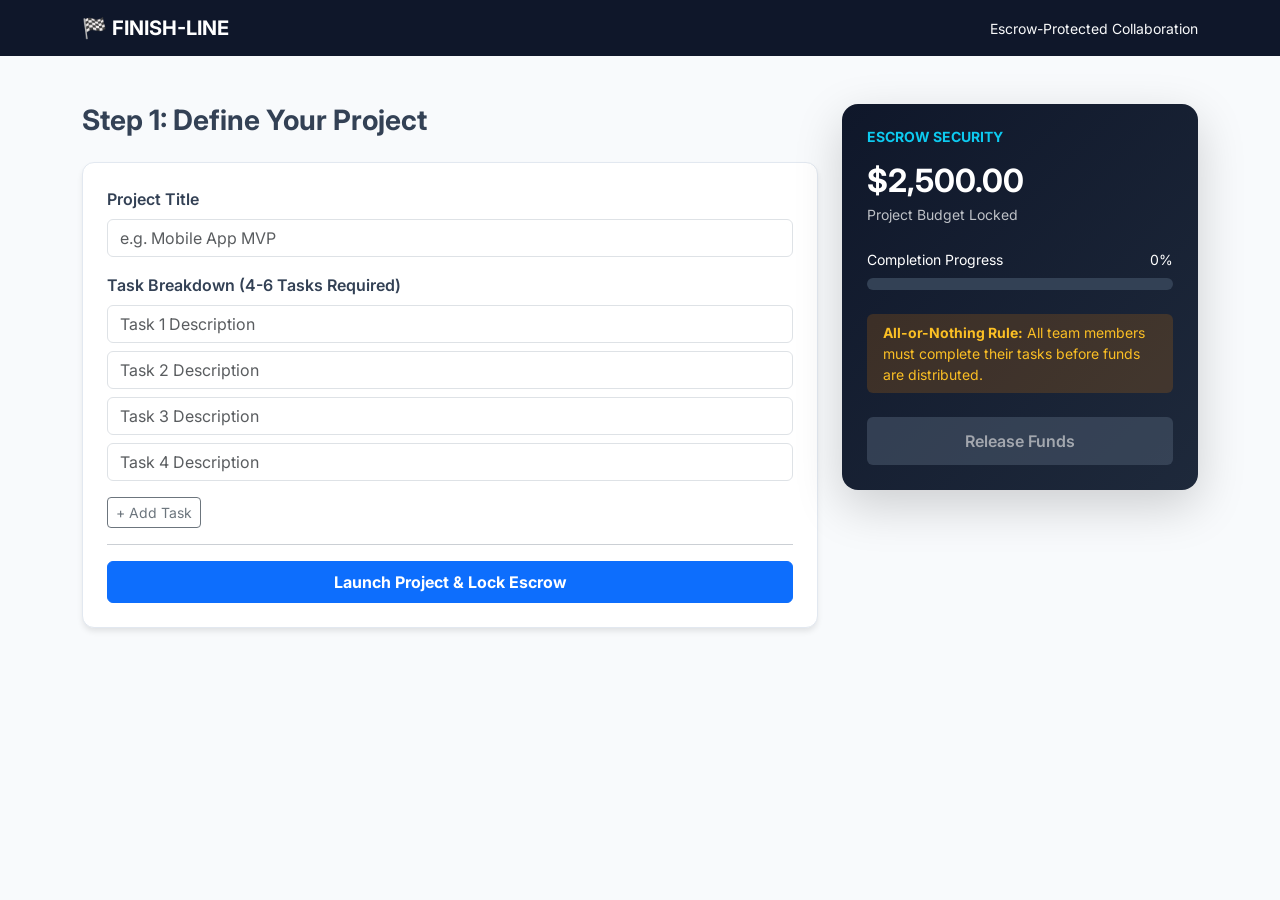
<file: index.html>
<!DOCTYPE html>
<html lang="en">
<head>
    <meta charset="UTF-8">
    <meta name="viewport" content="width=device-width, initial-scale=1.0">
    <title>FINISH-LINE | Collaborative Project Platform</title>
    <link href="https://cdn.jsdelivr.net/npm/bootstrap@5.3.0/dist/css/bootstrap.min.css" rel="stylesheet">
    <link href="https://fonts.googleapis.com/css2?family=Inter:wght@400;600;700&display=swap" rel="stylesheet">
    
    <style>
        :root {
            --primary: #2563eb;
            --success: #059669;
            --warning: #d97706;
            --dark: #0f172a;
            --bg-light: #f8fafc;
        }

        body {
            font-family: 'Inter', sans-serif;
            background-color: var(--bg-light);
            color: #334155;
        }

        .navbar { background-color: var(--dark); }
        
        /* Dashboard Cards */
        .glass-card {
            background: white;
            border: 1px solid #e2e8f0;
            border-radius: 12px;
            box-shadow: 0 4px 6px -1px rgba(0, 0, 0, 0.1);
            transition: all 0.3s ease;
        }

        .task-item {
            border-left: 5px solid #cbd5e1;
            margin-bottom: 12px;
            padding: 15px;
            display: flex;
            justify-content: space-between;
            align-items: center;
        }

        .task-item.completed {
            border-left-color: var(--success);
            background-color: #f0fdf4;
        }

        /* Escrow Section */
        .escrow-panel {
            background: linear-gradient(135deg, var(--dark) 0%, #1e293b 100%);
            color: white;
            border-radius: 16px;
            padding: 25px;
            position: sticky;
            top: 20px;
        }

        .progress {
            height: 12px;
            border-radius: 10px;
            background-color: #334155;
        }

        .btn-release {
            background-color: var(--primary);
            border: none;
            padding: 12px;
            font-weight: 600;
            transition: 0.3s;
        }

        .btn-release:disabled {
            background-color: #475569;
            opacity: 0.6;
        }

        .badge-status { font-size: 0.75rem; text-transform: uppercase; letter-spacing: 0.05em; }
    </style>
</head>
<body>

<nav class="navbar navbar-expand-lg navbar-dark mb-5">
    <div class="container">
        <a class="navbar-brand fw-bold" href="#">🏁 FINISH-LINE</a>
        <span class="navbar-text text-light small">Escrow-Protected Collaboration</span>
    </div>
</nav>

<div class="container">
    <div class="row">
        <div class="col-lg-8">
            <section id="setup-section" class="mb-5">
                <h3 class="fw-bold mb-4">Step 1: Define Your Project</h3>
                <div class="glass-card p-4">
                    <label class="form-label fw-semibold">Project Title</label>
                    <input type="text" id="project-title" class="form-control mb-3" placeholder="e.g. Mobile App MVP">
                    
                    <label class="form-label fw-semibold">Task Breakdown (4-6 Tasks Required)</label>
                    <div id="task-input-container">
                        <input type="text" class="form-control mb-2 task-input" placeholder="Task 1 Description">
                        <input type="text" class="form-control mb-2 task-input" placeholder="Task 2 Description">
                        <input type="text" class="form-control mb-2 task-input" placeholder="Task 3 Description">
                        <input type="text" class="form-control mb-2 task-input" placeholder="Task 4 Description">
                    </div>
                    <button class="btn btn-outline-secondary btn-sm mt-2" onclick="addTaskField()">+ Add Task</button>
                    <hr>
                    <button class="btn btn-primary w-100 py-2 fw-bold" onclick="launchProject()">Launch Project & Lock Escrow</button>
                </div>
            </section>

            <section id="active-project" class="d-none">
                <div class="d-flex justify-content-between align-items-end mb-3">
                    <h3 id="display-title" class="fw-bold m-0">Project Name</h3>
                    <span class="text-muted" id="task-count-text">0/4 Tasks Done</span>
                </div>
                <div id="live-task-list">
                    </div>
            </section>
        </div>

        <div class="col-lg-4">
            <div class="escrow-panel shadow-lg">
                <h5 class="text-uppercase small fw-bold text-info mb-3">Escrow Security</h5>
                <h2 class="fw-bold mb-1">$2,500.00</h2>
                <p class="text-light opacity-75 small mb-4">Project Budget Locked</p>
                
                <div class="mb-4">
                    <div class="d-flex justify-content-between mb-2">
                        <small>Completion Progress</small>
                        <small id="progress-percent">0%</small>
                    </div>
                    <div class="progress">
                        <div id="progress-bar" class="progress-bar bg-info" style="width: 0%"></div>
                    </div>
                </div>

                <div class="alert alert-warning py-2 small border-0" style="background: rgba(217, 119, 6, 0.2); color: #fbbf24;">
                    <strong>All-or-Nothing Rule:</strong> All team members must complete their tasks before funds are distributed.
                </div>

                <button id="release-btn" class="btn btn-release w-100 mt-2 text-white" disabled>
                    Release Funds
                </button>
            </div>
        </div>
    </div>
</div>

<script>
    let tasks = [];
    const minTasks = 4;
    const maxTasks = 6;

    function addTaskField() {
        const container = document.getElementById('task-input-container');
        if (container.children.length < maxTasks) {
            const input = document.createElement('input');
            input.type = 'text';
            input.className = 'form-control mb-2 task-input';
            input.placeholder = `Task ${container.children.length + 1} Description`;
            container.appendChild(input);
        } else {
            alert("Maximum 6 tasks allowed per project.");
        }
    }

    function launchProject() {
        const titleInput = document.getElementById('project-title').value;
        const inputElements = document.querySelectorAll('.task-input');
        const validTasks = Array.from(inputElements).map(i => i.value).filter(v => v.trim() !== "");

        if (!titleInput) return alert("Please enter a project title.");
        if (validTasks.length < minTasks) return alert(`Minimum ${minTasks} tasks required.`);

        // Setup Project Data
        tasks = validTasks.map((t, index) => ({
            id: index,
            name: t,
            completed: false
        }));

        // Transition UI
        document.getElementById('setup-section').classList.add('d-none');
        document.getElementById('active-project').classList.remove('d-none');
        document.getElementById('display-title').innerText = titleInput;
        
        renderTasks();
    }

    function toggleTask(id) {
        tasks[id].completed = !tasks[id].completed;
        renderTasks();
        updateEscrow();
    }

    function renderTasks() {
        const container = document.getElementById('live-task-list');
        container.innerHTML = '';

        tasks.forEach(task => {
            const div = document.createElement('div');
            div.className = `glass-card task-item ${task.completed ? 'completed' : ''}`;
            div.innerHTML = `
                <div>
                    <h6 class="fw-bold mb-0">${task.name}</h6>
                    <small class="text-muted">${task.completed ? 'Ready for Payment' : 'Worker: Assigned'}</small>
                </div>
                <button class="btn btn-sm ${task.completed ? 'btn-success' : 'btn-outline-primary'}" onclick="toggleTask(${task.id})">
                    ${task.completed ? '✓ Approved' : 'Mark Done'}
                </button>
            `;
            container.appendChild(div);
        });
    }

    function updateEscrow() {
        const completedCount = tasks.filter(t => t.completed).length;
        const total = tasks.length;
        const percent = Math.round((completedCount / total) * 100);

        // Update Progress
        document.getElementById('progress-bar').style.width = percent + '%';
        document.getElementById('progress-percent').innerText = percent + '%';
        document.getElementById('task-count-text').innerText = `${completedCount}/${total} Tasks Done`;

        // Unlock Button Logic (The Core Concept)
        const releaseBtn = document.getElementById('release-btn');
        if (percent === 100) {
            releaseBtn.disabled = false;
            releaseBtn.classList.remove('btn-release');
            releaseBtn.classList.add('btn-success');
            releaseBtn.innerText = "Release Funds to Team";
        } else {
            releaseBtn.disabled = true;
            releaseBtn.innerText = "Waiting for Completion";
        }
    }
</script>

<script src="https://cdn.jsdelivr.net/npm/bootstrap@5.3.0/dist/js/bootstrap.bundle.min.js"></script>
</body>
</html>
</file>
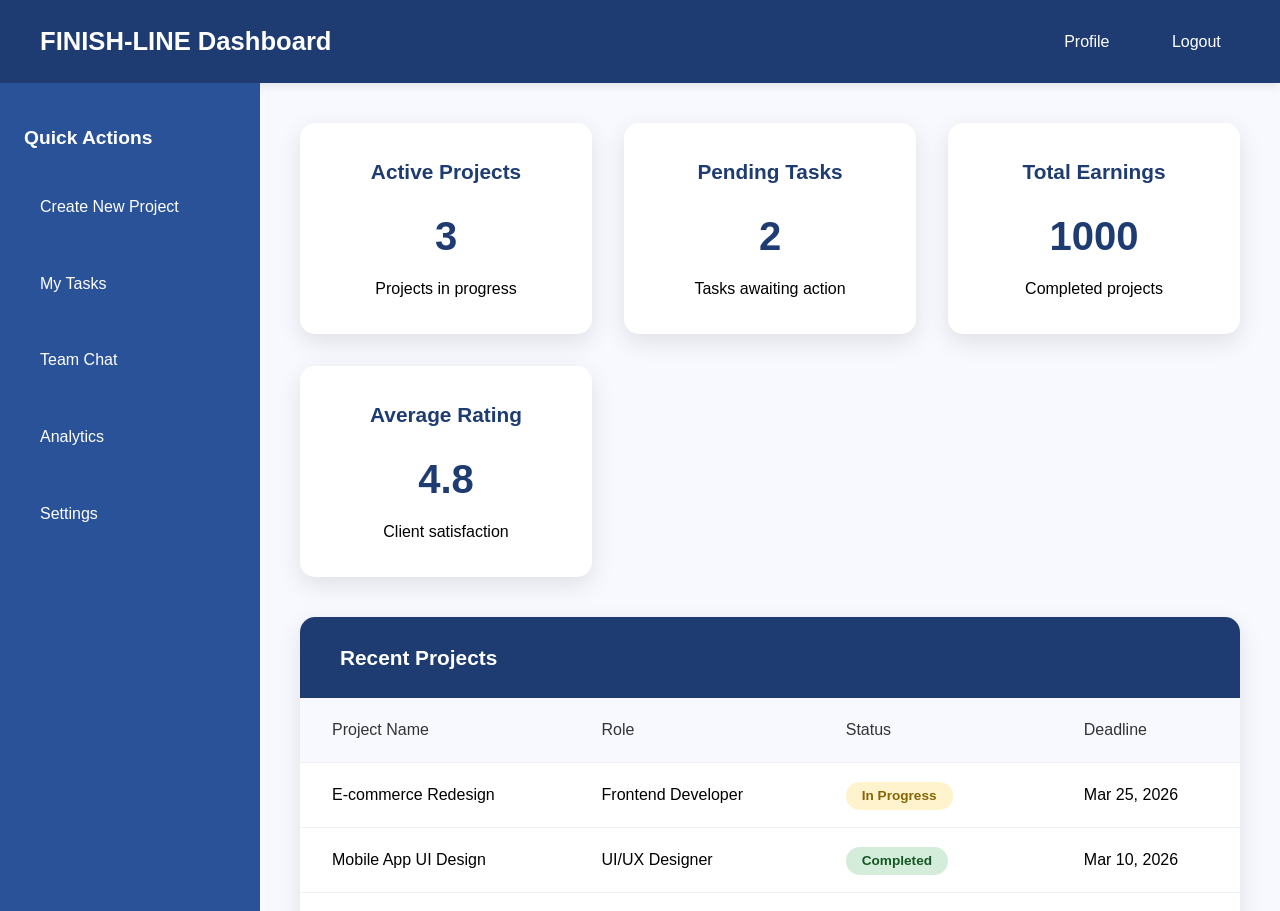
<file: static/dashboard.html>
<!DOCTYPE html>
<html lang="en">

<head>
    <meta charset="UTF-8">
    <meta name="viewport" content="width=device-width, initial-scale=1.0">
    <title>FINISH-LINE - Dashboard</title>
    <link rel="stylesheet" href="styles.css">
</head>

<body>
    <header class="header">
        <h1>FINISH-LINE Dashboard</h1>
        <nav class="nav">
            <a href="#">Profile</a>
            <a href="login.html">Logout</a>
        </nav>
    </header>
    <div class="main">
        <aside class="sidebar">
            <h3>Quick Actions</h3>
            <ul>
                <li><a href="#"> Create New Project</a></li>
                <li><a href="#"> My Tasks</a></li>
                <li><a href="#"> Team Chat</a></li>
                <li><a href="#"> Analytics</a></li>
                <li><a href="#"> Settings</a></li>
            </ul>
        </aside>
        <main class="content">
            <div class="cards">
                <div class="card">
                    <h3>Active Projects</h3>
                    <div class="metric">3</div>
                    <p>Projects in progress</p>
                </div>
                <div class="card">
                    <h3>Pending Tasks</h3>
                    <div class="metric">2</div>
                    <p>Tasks awaiting action</p>
                </div>
                <div class="card">
                    <h3>Total Earnings</h3>
                    <div class="metric">1000</div>
                    <p>Completed projects</p>
                </div>
                <div class="card">
                    <h3>Average Rating</h3>
                    <div class="metric">4.8</div>
                    <p>Client satisfaction</p>
                </div>
            </div>
            <div class="projects">
                <h3>Recent Projects</h3>
                <table>
                    <thead>
                        <tr>
                            <th>Project Name</th>
                            <th>Role</th>
                            <th>Status</th>
                            <th>Deadline</th>
                        </tr>
                    </thead>
                    <tbody>
                        <tr>
                            <td>E-commerce Redesign</td>
                            <td>Frontend Developer</td>
                            <td><span class="status in-progress">In Progress</span></td>
                            <td>Mar 25, 2026</td>
                        </tr>
                        <tr>
                            <td>Mobile App UI Design</td>
                            <td>UI/UX Designer</td>
                            <td><span class="status completed">Completed</span></td>
                            <td>Mar 10, 2026</td>
                        </tr>
                        <tr>
                            <td>Backend API</td>
                            <td>Backend Developer</td>
                            <td><span class="status pending">Pending Review</span></td>
                            <td>Mar 20, 2026</td>
                        </tr>
                    </tbody>
                </table>
            </div>
        </main>
    </div>
</body>

</html>
</file>
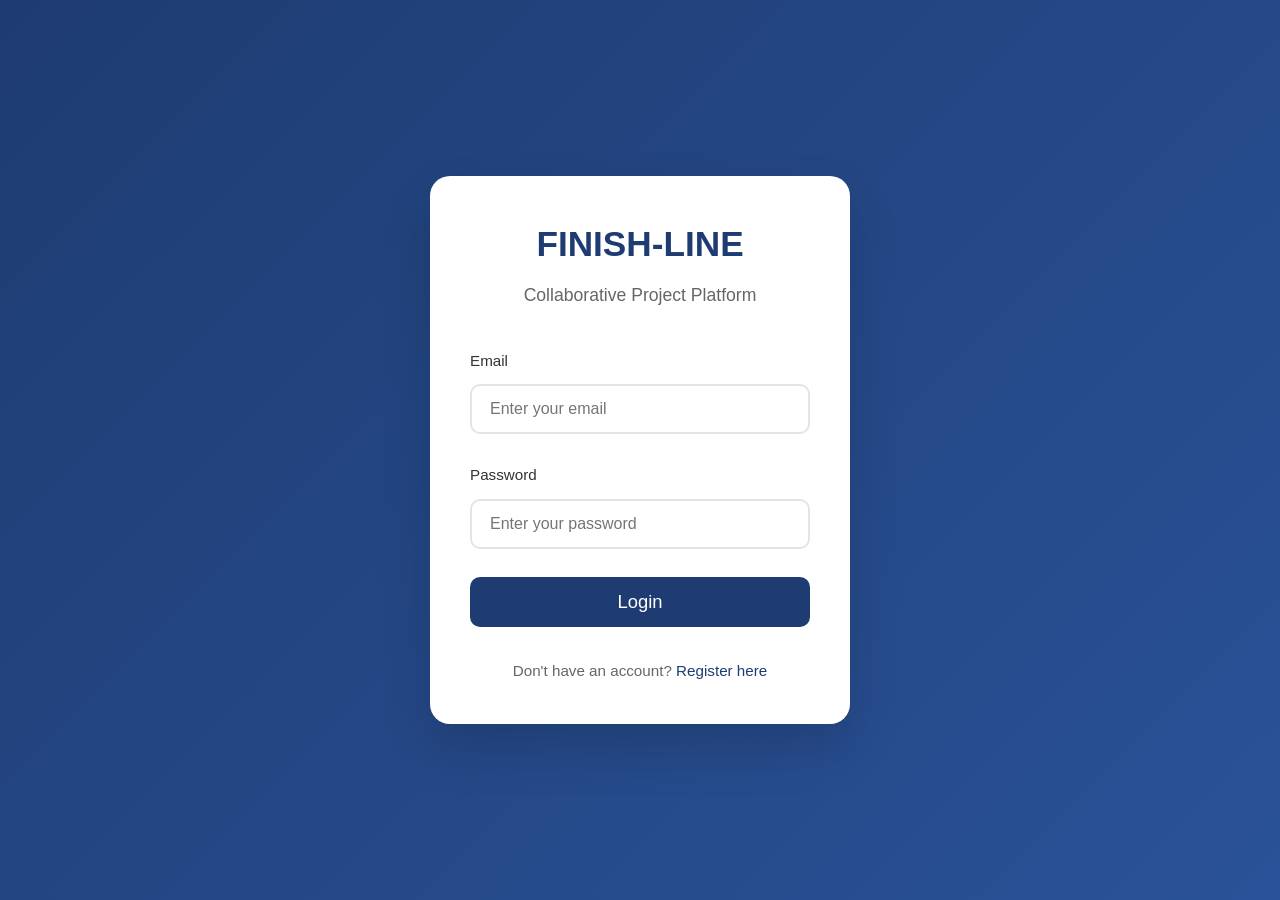
<file: static/login.html>
<!DOCTYPE html>
<html lang="en">

<head>
    <meta charset="UTF-8">
    <meta name="viewport" content="width=device-width, initial-scale=1.0">
    <title>FINISH-LINE - Login</title>
    <link rel="stylesheet" href="styles.css">
</head>

<body class="auth-container">
    <div class="auth-box">
        <div class="logo">
            <h1>FINISH-LINE</h1>
            <p>Collaborative Project Platform</p>
        </div>
        <form>
            <div class="form-group">
                <label>Email</label>
                <input type="email" placeholder="Enter your email" required>
            </div>
            <div class="form-group">
                <label>Password</label>
                <input type="password" placeholder="Enter your password" required>
            </div>
            <button type="submit" class="btn-primary">Login</button>
        </form>
        <div class="switch-link">
            Don't have an account? <a href="register.html">Register here</a>
        </div>
    </div>
</body>

</html>
</file>
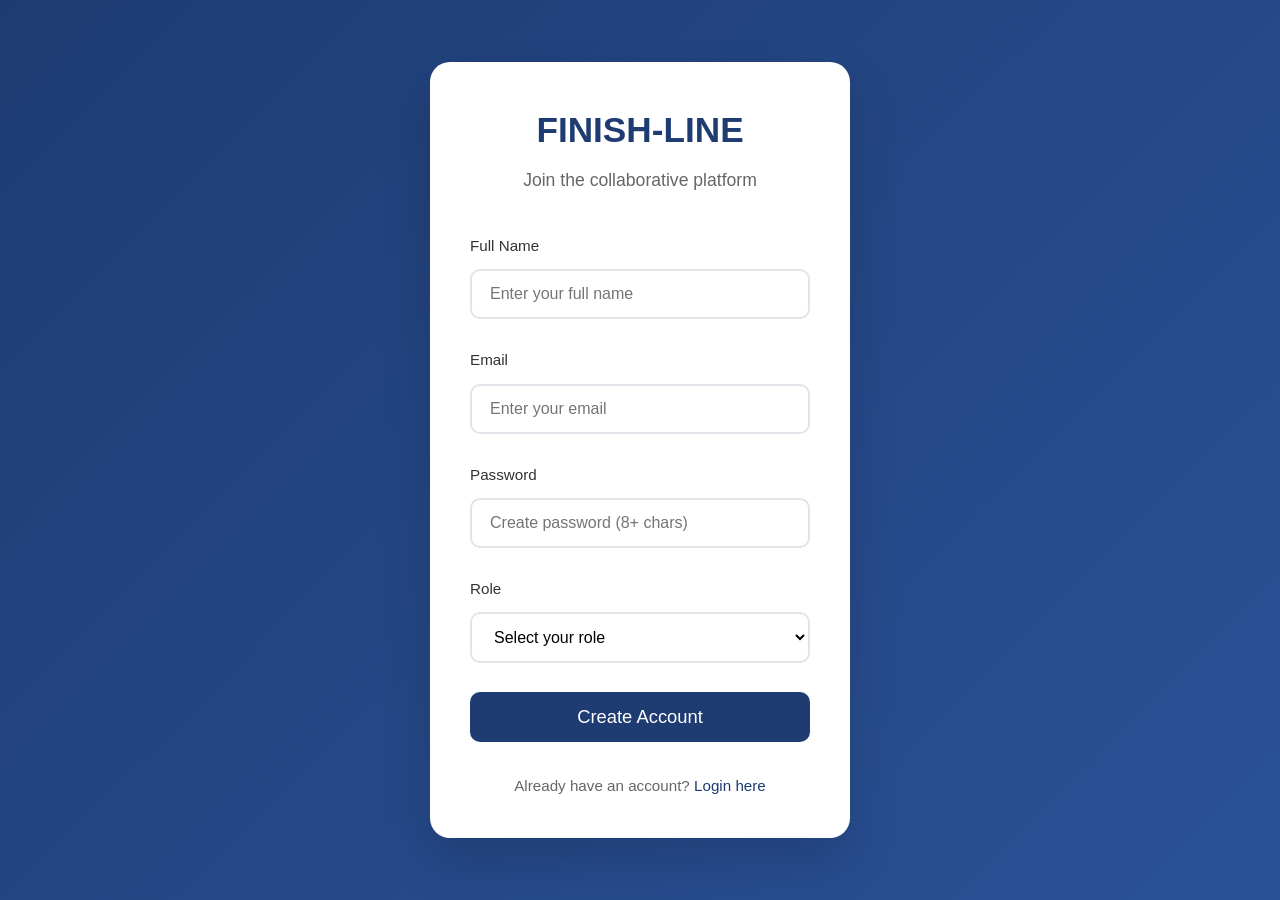
<file: static/register.html>
<!DOCTYPE html>
<html lang="en">

<head>
    <meta charset="UTF-8">
    <meta name="viewport" content="width=device-width, initial-scale=1.0">
    <title>FINISH-LINE - Register</title>
    <link rel="stylesheet" href="styles.css">
</head>

<body class="auth-container">
    <div class="auth-box">
        <div class="logo">
            <h1>FINISH-LINE</h1>
            <p>Join the collaborative platform</p>
        </div>
        <form>
            <div class="form-group">
                <label>Full Name</label>
                <input type="text" placeholder="Enter your full name" required>
            </div>
            <div class="form-group">
                <label>Email</label>
                <input type="email" placeholder="Enter your email" required>
            </div>
            <div class="form-group">
                <label>Password</label>
                <input type="password" placeholder="Create password (8+ chars)" required>
            </div>
            <div class="form-group">
                <label>Role</label>
                <select required>
                    <option value="">Select your role</option>
                    <option value="owner">Project Owner/Manager</option>
                    <option value="member">Team Member/Freelancer</option>
                </select>
            </div>
            <button type="submit" class="btn-primary">Create Account</button>
        </form>
        <div class="switch-link">
            Already have an account? <a href="login.html">Login here</a>
        </div>
    </div>
</body>

</html>
</file>
<file: static/styles.css>
/* FINISH-LINE - Global Styles */
* {
    margin: 0;
    padding: 0;
    box-sizing: border-box;
}

body {
    font-family: 'Segoe UI', Tahoma, Geneva, Verdana, sans-serif;
    background: #f8f9ff;
    line-height: 1.6;
}

a {
    text-decoration: none;
}

/* Login/Register Container */
.auth-container {
    background: linear-gradient(135deg, #1e3c72 0%, #2a5298 100%);
    min-height: 100vh;
    display: flex;
    align-items: center;
    justify-content: center;
}

.auth-box {
    background: white;
    padding: 2.5rem;
    border-radius: 20px;
    box-shadow: 0 25px 50px rgba(0, 0, 0, 0.15);
    width: 100%;
    max-width: 420px;
    margin: 1rem;
}

.logo {
    text-align: center;
    margin-bottom: 2.5rem;
}

.logo h1 {
    color: #1e3c72;
    font-size: 2.2rem;
    margin-bottom: 0.5rem;
}

.logo p {
    color: #666;
    font-size: 1.1rem;
}

/* Form Styles */
.form-group {
    margin-bottom: 1.8rem;
}

label {
    display: block;
    margin-bottom: 0.7rem;
    color: #333;
    font-weight: 500;
    font-size: 0.95rem;
}

input,
select {
    width: 100%;
    padding: 14px 18px;
    border: 2px solid #e1e5e9;
    border-radius: 10px;
    font-size: 1rem;
    transition: all 0.3s ease;
    background: white;
}

input:focus,
select:focus {
    outline: none;
    border-color: #1e3c72;
    box-shadow: 0 0 0 4px rgba(30, 60, 114, 0.1);
}

.btn-primary {
    width: 100%;
    padding: 14px;
    background: #1e3c72;
    color: white;
    border: none;
    border-radius: 10px;
    font-size: 1.15rem;
    font-weight: 500;
    cursor: pointer;
    transition: all 0.3s ease;
}

.btn-primary:hover {
    background: #2a5298;
    transform: translateY(-2px);
    box-shadow: 0 10px 25px rgba(30, 60, 114, 0.3);
}

.switch-link {
    text-align: center;
    margin-top: 2rem;
    color: #666;
    font-size: 0.95rem;
}

.switch-link a {
    color: #1e3c72;
    font-weight: 500;
}

.switch-link a:hover {
    text-decoration: underline;
}

/* Dashboard Layout */
.header {
    background: #1e3c72;
    color: white;
    padding: 1.2rem 2.5rem;
    display: flex;
    justify-content: space-between;
    align-items: center;
    box-shadow: 0 2px 10px rgba(0, 0, 0, 0.1);
}

.header h1 {
    font-size: 1.6rem;
}

.nav {
    display: flex;
    gap: 1.5rem;
}

.nav a {
    color: white;
    padding: 0.6rem 1.2rem;
    border-radius: 8px;
    transition: background 0.3s;
    font-weight: 500;
}

.nav a:hover {
    background: rgba(255, 255, 255, 0.15);
}

.main {
    display: grid;
    grid-template-columns: 260px 1fr;
    height: calc(100vh - 72px);
}

.sidebar {
    background: #2a5298;
    color: white;
    padding: 2.5rem 1.5rem;
}

.sidebar h3 {
    margin-bottom: 1.5rem;
    font-size: 1.2rem;
}

.sidebar ul {
    list-style: none;
}

.sidebar li {
    margin-bottom: 1.2rem;
}

.sidebar a {
    color: white;
    display: block;
    padding: 1rem;
    border-radius: 8px;
    transition: all 0.3s;
    font-weight: 500;
}

.sidebar a:hover {
    background: rgba(255, 255, 255, 0.2);
    transform: translateX(5px);
}

.content {
    padding: 2.5rem;
    overflow: auto;
}

.cards {
    display: grid;
    grid-template-columns: repeat(auto-fit, minmax(280px, 1fr));
    gap: 2rem;
    margin-bottom: 2.5rem;
}

.card {
    background: white;
    padding: 2rem;
    border-radius: 15px;
    box-shadow: 0 8px 25px rgba(0, 0, 0, 0.1);
    text-align: center;
    transition: transform 0.3s;
}

.card:hover {
    transform: translateY(-5px);
}

.card h3 {
    color: #1e3c72;
    margin-bottom: 1rem;
    font-size: 1.3rem;
}

.metric {
    font-size: 2.5rem;
    font-weight: bold;
    color: #1e3c72;
    margin-bottom: 0.5rem;
}

.projects {
    background: white;
    border-radius: 15px;
    box-shadow: 0 8px 25px rgba(0, 0, 0, 0.1);
    overflow: hidden;
}

.projects h3 {
    background: #1e3c72;
    color: white;
    padding: 1.5rem 2.5rem;
    margin: 0;
    font-size: 1.3rem;
}

table {
    width: 100%;
    border-collapse: collapse;
}

th,
td {
    padding: 1.2rem 2rem;
    text-align: left;
    border-bottom: 1px solid #f0f0f0;
}

th {
    background: #f8f9ff;
    font-weight: 500;
    color: #333;
}

.status {
    padding: 0.4rem 1rem;
    border-radius: 25px;
    font-size: 0.85rem;
    font-weight: 600;
}

.status.completed {
    background: #d4edda;
    color: #155724;
}

.status.in-progress {
    background: #fff3cd;
    color: #856404;
}

.status.pending {
    background: #f8d7da;
    color: #721c24;
}

/* Responsive */
@media (max-width:768px) {
    .main {
        grid-template-columns: 1fr;
    }

    .sidebar {
        padding: 1.5rem;
    }

    .cards {
        grid-template-columns: 1fr;
        gap: 1.5rem;
    }

    .header {
        padding: 1rem 1.5rem;
    }

    .content {
        padding: 1.5rem;
    }

    .auth-box {
        padding: 2rem;
        margin: 2rem 1rem;
    }
}
</file>
